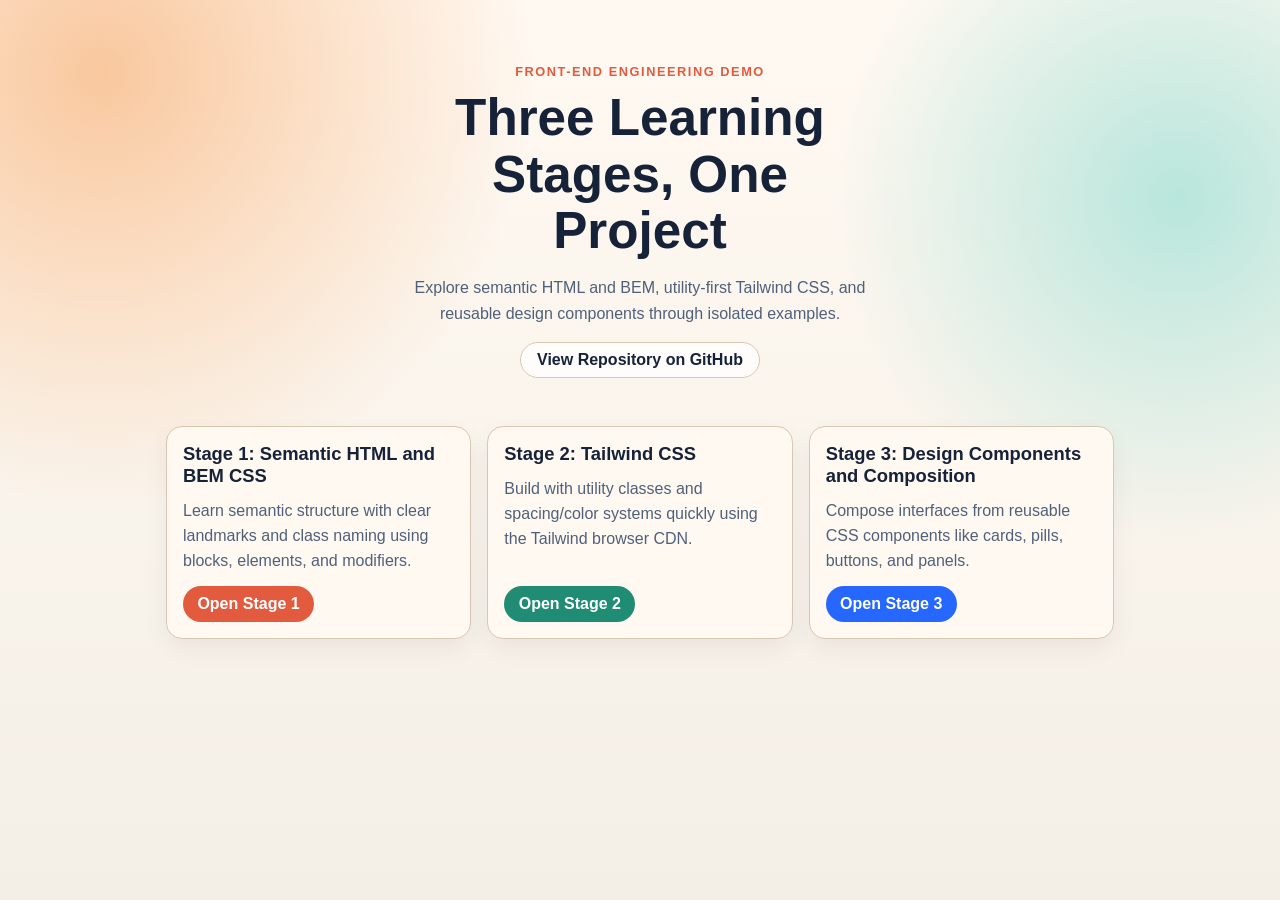
<file: index.html>
<!doctype html>
<html lang="en">
  <head>
    <meta charset="UTF-8" />
    <meta name="viewport" content="width=device-width, initial-scale=1.0" />
    <title>HTML Learning Stages</title>
    <meta
      name="description"
      content="Three-stage demo: semantic HTML with BEM, Tailwind CSS, and design components composition."
    />
    <link rel="stylesheet" href="style.css" />
  </head>
  <body>
    <header class="hero" role="banner">
      <p class="hero__eyebrow">Front-End Engineering Demo</p>
      <h1 class="hero__title">Three Learning Stages, One Project</h1>
      <p class="hero__subtitle">
        Explore semantic HTML and BEM, utility-first Tailwind CSS, and reusable
        design components through isolated examples.
      </p>
      <a
        class="hero__repo-link"
        href="https://github.com/4GeeksAcademy/ft-ai-engineering-html-demo"
        target="_blank"
        rel="noreferrer"
      >
        View Repository on GitHub
      </a>
    </header>

    <main class="stages" id="main-content">
      <article
        class="stage-card stage-card--bem"
        aria-labelledby="stage-bem-title"
      >
        <h2 id="stage-bem-title">Stage 1: Semantic HTML and BEM CSS</h2>
        <p>
          Learn semantic structure with clear landmarks and class naming using
          blocks, elements, and modifiers.
        </p>
        <a class="stage-card__link" href="stage-1-semantic-bem/index.html"
          >Open Stage 1</a
        >
      </article>

      <article
        class="stage-card stage-card--tailwind"
        aria-labelledby="stage-tailwind-title"
      >
        <h2 id="stage-tailwind-title">Stage 2: Tailwind CSS</h2>
        <p>
          Build with utility classes and spacing/color systems quickly using the
          Tailwind browser CDN.
        </p>
        <a class="stage-card__link" href="stage-2-tailwind/index.html"
          >Open Stage 2</a
        >
      </article>

      <article
        class="stage-card stage-card--components"
        aria-labelledby="stage-components-title"
      >
        <h2 id="stage-components-title">
          Stage 3: Design Components and Composition
        </h2>
        <p>
          Compose interfaces from reusable CSS components like cards, pills,
          buttons, and panels.
        </p>
        <a class="stage-card__link" href="stage-3-design-components/index.html"
          >Open Stage 3</a
        >
      </article>
    </main>
  </body>
</html>
</file>
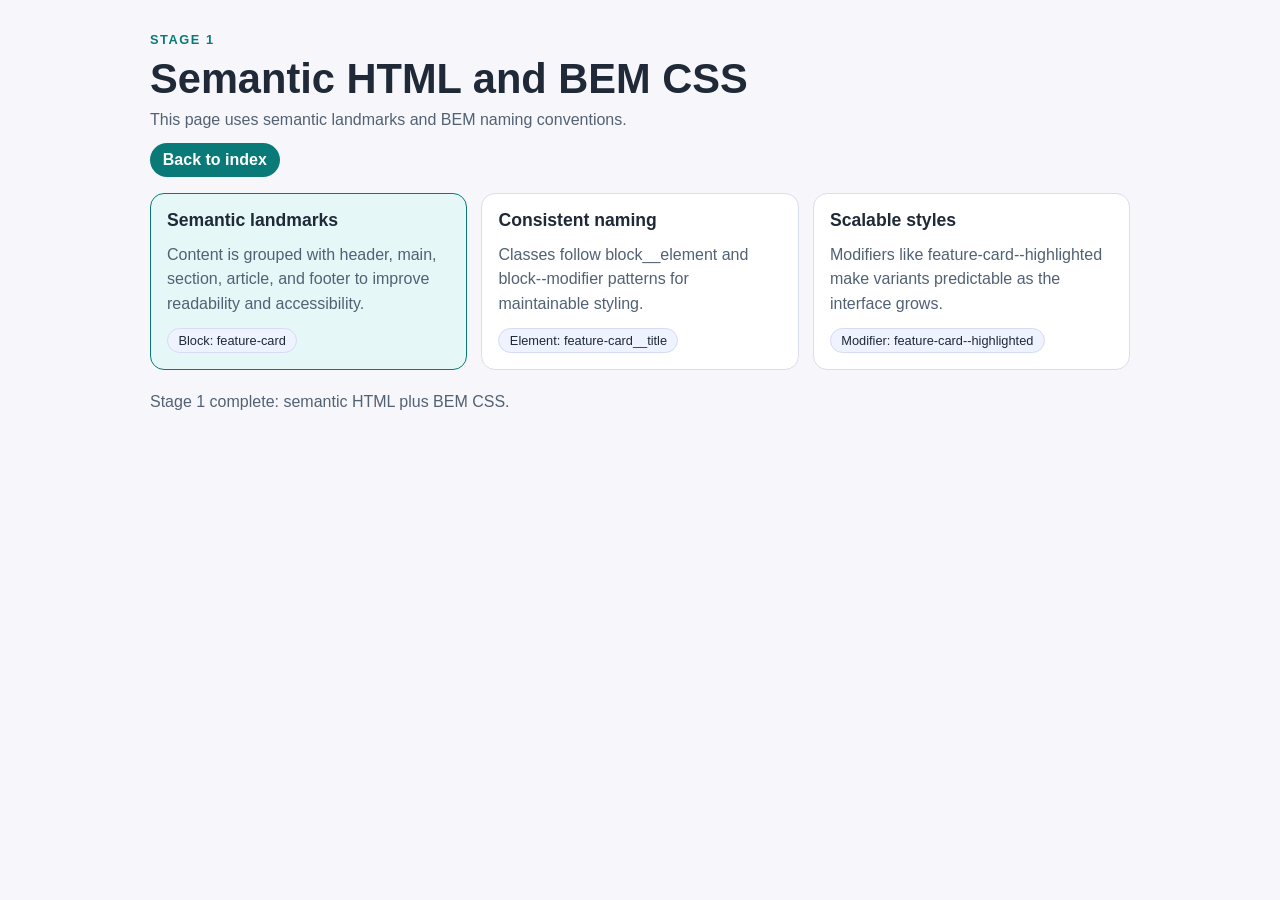
<file: stage-1-semantic-bem/index.html>
<!doctype html>
<html lang="en">
  <head>
    <meta charset="UTF-8" />
    <meta name="viewport" content="width=device-width, initial-scale=1.0" />
    <title>Stage 1 - Semantic HTML and BEM</title>
    <link rel="stylesheet" href="styles.css" />
  </head>
  <body class="page">
    <header class="page__header site-header" role="banner">
      <p class="site-header__label">Stage 1</p>
      <h1 class="site-header__title">Semantic HTML and BEM CSS</h1>
      <p class="site-header__subtitle">
        This page uses semantic landmarks and BEM naming conventions.
      </p>
      <a class="site-header__back-link" href="../index.html">Back to index</a>
    </header>

    <main class="page__main">
      <section class="feature-grid" aria-label="Feature cards">
        <article
          class="feature-card feature-card--highlighted"
          aria-labelledby="feature-structure"
        >
          <h2 id="feature-structure" class="feature-card__title">
            Semantic landmarks
          </h2>
          <p class="feature-card__text">
            Content is grouped with header, main, section, article, and footer
            to improve readability and accessibility.
          </p>
          <span class="feature-card__pill">Block: feature-card</span>
        </article>

        <article class="feature-card" aria-labelledby="feature-naming">
          <h2 id="feature-naming" class="feature-card__title">
            Consistent naming
          </h2>
          <p class="feature-card__text">
            Classes follow block__element and block--modifier patterns for
            maintainable styling.
          </p>
          <span class="feature-card__pill">Element: feature-card__title</span>
        </article>

        <article class="feature-card" aria-labelledby="feature-scaling">
          <h2 id="feature-scaling" class="feature-card__title">
            Scalable styles
          </h2>
          <p class="feature-card__text">
            Modifiers like feature-card--highlighted make variants predictable
            as the interface grows.
          </p>
          <span class="feature-card__pill"
            >Modifier: feature-card--highlighted</span
          >
        </article>
      </section>
    </main>

    <footer class="page__footer site-footer">
      <p class="site-footer__text">
        Stage 1 complete: semantic HTML plus BEM CSS.
      </p>
    </footer>
  </body>
</html>
</file>
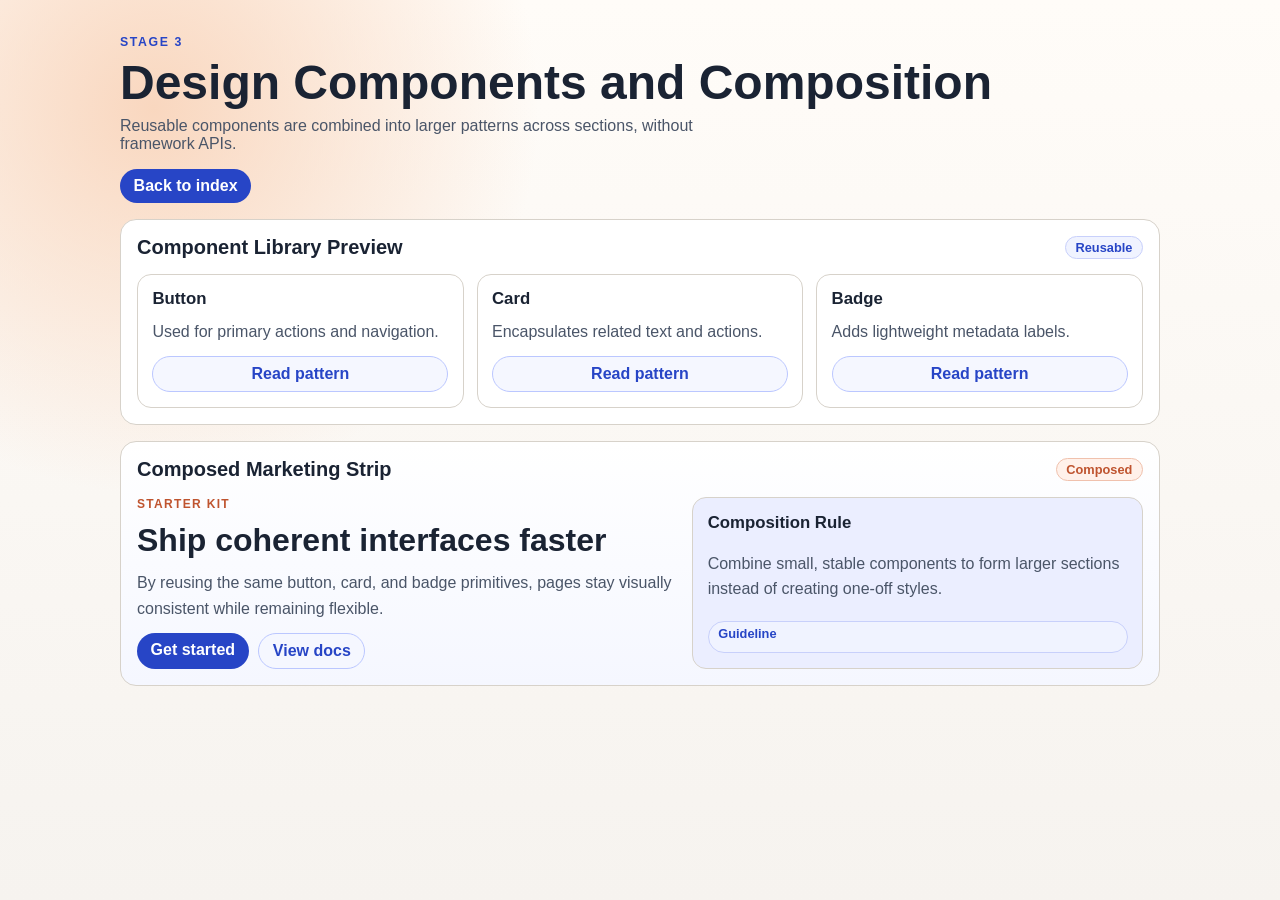
<file: stage-3-design-components/index.html>
<!doctype html>
<html lang="en">
  <head>
    <meta charset="UTF-8" />
    <meta name="viewport" content="width=device-width, initial-scale=1.0" />
    <title>Stage 3 - Design Components and Composition</title>
    <link rel="stylesheet" href="styles.css" />
  </head>
  <body class="page">
    <header class="hero">
      <p class="hero__eyebrow">Stage 3</p>
      <h1 class="hero__title">Design Components and Composition</h1>
      <p class="hero__subtitle">
        Reusable components are combined into larger patterns across sections,
        without framework APIs.
      </p>
      <a class="button button--solid" href="../index.html">Back to index</a>
    </header>

    <main class="layout" aria-label="Composed component examples">
      <section class="panel">
        <div class="panel__header">
          <h2 class="panel__title">Component Library Preview</h2>
          <span class="badge">Reusable</span>
        </div>
        <div class="cluster">
          <article class="card">
            <h3 class="card__title">Button</h3>
            <p class="card__text">Used for primary actions and navigation.</p>
            <a class="button button--ghost" href="#">Read pattern</a>
          </article>
          <article class="card">
            <h3 class="card__title">Card</h3>
            <p class="card__text">Encapsulates related text and actions.</p>
            <a class="button button--ghost" href="#">Read pattern</a>
          </article>
          <article class="card">
            <h3 class="card__title">Badge</h3>
            <p class="card__text">Adds lightweight metadata labels.</p>
            <a class="button button--ghost" href="#">Read pattern</a>
          </article>
        </div>
      </section>

      <section class="panel panel--accent">
        <div class="panel__header">
          <h2 class="panel__title">Composed Marketing Strip</h2>
          <span class="badge badge--warm">Composed</span>
        </div>
        <div class="split">
          <div class="stack">
            <p class="eyebrow">Starter Kit</p>
            <h3 class="headline">Ship coherent interfaces faster</h3>
            <p class="lead">
              By reusing the same button, card, and badge primitives, pages stay
              visually consistent while remaining flexible.
            </p>
            <div class="inline-actions">
              <a class="button button--solid" href="#">Get started</a>
              <a class="button button--ghost" href="#">View docs</a>
            </div>
          </div>
          <article class="card card--illustrated">
            <h3 class="card__title">Composition Rule</h3>
            <p class="card__text">
              Combine small, stable components to form larger sections instead
              of creating one-off styles.
            </p>
            <span class="badge">Guideline</span>
          </article>
        </div>
      </section>
    </main>
  </body>
</html>
</file>
<file: style.css>
/* This is an arbitrary change. */

:root {
  --bg: #f4efe6;
  --ink: #152238;
  --muted: #4f617a;
  --card: #fff9f2;
  --line: #d8c8b2;
  --accent-a: #e35b3f;
  --accent-b: #1f8c73;
  --accent-c: #2667ff;
}

* {
  box-sizing: border-box;
}

body {
  margin: 0;
  min-height: 100vh;
  color: var(--ink);
  font-family: "IBM Plex Sans", "Segoe UI", sans-serif;
  background:
    radial-gradient(circle at 8% 8%, #f9c89e 0%, transparent 30%),
    radial-gradient(circle at 92% 22%, #b8e6dc 0%, transparent 25%),
    linear-gradient(180deg, #fff9f2 0%, var(--bg) 100%);
}

.hero {
  padding: 4rem 1.2rem 2rem;
  text-align: center;
  animation: rise-in 500ms ease-out;
}

.hero__eyebrow {
  margin: 0;
  color: var(--accent-a);
  letter-spacing: 0.12em;
  text-transform: uppercase;
  font-size: 0.8rem;
  font-weight: 700;
}

.hero__title {
  margin: 0.7rem auto 0;
  max-width: 16ch;
  font-size: clamp(2rem, 4vw, 3.3rem);
  line-height: 1.1;
}

.hero__subtitle {
  margin: 1rem auto 0;
  max-width: 56ch;
  color: var(--muted);
  line-height: 1.6;
}

.hero__repo-link {
  display: inline-flex;
  align-items: center;
  justify-content: center;
  margin-top: 1rem;
  min-height: 2.2rem;
  padding: 0 1rem;
  border-radius: 999px;
  text-decoration: none;
  color: var(--ink);
  background: #ffffffd9;
  border: 1px solid var(--line);
  font-weight: 700;
  transition:
    background-color 160ms ease,
    transform 160ms ease;
}

.hero__repo-link:hover {
  background: #fff;
  transform: translateY(-1px);
}

.hero__repo-link:focus-visible {
  outline: 3px solid #111;
  outline-offset: 2px;
}

.stages {
  display: grid;
  grid-template-columns: repeat(auto-fit, minmax(240px, 1fr));
  gap: 1rem;
  padding: 1rem 1rem 3rem;
  max-width: 980px;
  margin: 0 auto;
}

.stage-card {
  border: 1px solid var(--line);
  border-radius: 16px;
  background: var(--card);
  padding: 1rem;
  display: grid;
  grid-template-rows: auto 1fr auto;
  gap: 0.8rem;
  box-shadow: 0 10px 24px rgba(21, 34, 56, 0.06);
  transition:
    transform 180ms ease,
    box-shadow 180ms ease;
}

.stage-card:hover {
  transform: translateY(-4px);
  box-shadow: 0 12px 28px rgba(21, 34, 56, 0.1);
}

.stage-card h2 {
  margin: 0;
  font-size: 1.15rem;
}

.stage-card p {
  margin: 0;
  line-height: 1.55;
  color: var(--muted);
}

.stage-card__link {
  display: inline-flex;
  align-items: center;
  justify-content: center;
  align-self: end;
  justify-self: start;
  text-decoration: none;
  color: #fff;
  font-weight: 700;
  border-radius: 999px;
  padding: 0 0.9rem;
  line-height: 1;
  height: 2.2rem;
}

.stage-card--bem .stage-card__link {
  background: var(--accent-a);
}

.stage-card--tailwind .stage-card__link {
  background: var(--accent-b);
}

.stage-card--components .stage-card__link {
  background: var(--accent-c);
}

.stage-card__link:focus-visible {
  outline: 3px solid #111;
  outline-offset: 2px;
}

@keyframes rise-in {
  from {
    opacity: 0;
    transform: translateY(10px);
  }

  to {
    opacity: 1;
    transform: translateY(0);
  }
}

@media (max-width: 640px) {
  .hero {
    padding-top: 2.4rem;
  }
}
</file>
<file: stage-1-semantic-bem/styles.css>
:root {
  --bg: #f7f7fb;
  --ink: #1f2937;
  --muted: #526174;
  --line: #d9deea;
  --surface: #ffffff;
  --accent: #0a7a79;
  --accent-soft: #e6f7f7;
}

* {
  box-sizing: border-box;
}

body {
  margin: 0;
  background: var(--bg);
  color: var(--ink);
  font-family: "Lato", "Segoe UI", sans-serif;
}

.page__header,
.page__main,
.page__footer {
  width: min(980px, 92vw);
  margin: 0 auto;
}

.site-header {
  padding: 2rem 0 1rem;
}

.site-header__label {
  margin: 0;
  color: var(--accent);
  text-transform: uppercase;
  letter-spacing: 0.12em;
  font-size: 0.8rem;
  font-weight: 700;
}

.site-header__title {
  margin: 0.5rem 0;
  font-size: clamp(1.8rem, 3.6vw, 2.6rem);
}

.site-header__subtitle {
  margin: 0;
  color: var(--muted);
}

.site-header__back-link {
  display: inline-block;
  margin-top: 0.9rem;
  text-decoration: none;
  color: #fff;
  background: var(--accent);
  padding: 0.5rem 0.8rem;
  border-radius: 999px;
  font-weight: 700;
}

.site-header__back-link:focus-visible {
  outline: 3px solid #111;
  outline-offset: 2px;
}

.feature-grid {
  display: grid;
  gap: 0.9rem;
  grid-template-columns: repeat(auto-fit, minmax(220px, 1fr));
}

.feature-card {
  border: 1px solid var(--line);
  background: var(--surface);
  border-radius: 14px;
  padding: 1rem;
  display: grid;
  gap: 0.7rem;
}

.feature-card--highlighted {
  border-color: var(--accent);
  background: var(--accent-soft);
}

.feature-card__title {
  margin: 0;
  font-size: 1.1rem;
}

.feature-card__text {
  margin: 0;
  color: var(--muted);
  line-height: 1.55;
}

.feature-card__pill {
  justify-self: start;
  font-size: 0.8rem;
  border-radius: 999px;
  padding: 0.25rem 0.65rem;
  background: #eff3ff;
  border: 1px solid #d5dcf3;
}

.site-footer {
  padding: 1.4rem 0 2rem;
}

.site-footer__text {
  margin: 0;
  color: var(--muted);
}
</file>
<file: stage-3-design-components/styles.css>
:root {
  --bg: #f6f3ef;
  --ink: #1a2333;
  --muted: #4a5568;
  --line: #d7d2ca;
  --surface: #ffffff;
  --brand: #2745c6;
  --brand-soft: #ebeeff;
  --warm: #bf542f;
}

* {
  box-sizing: border-box;
}

body {
  margin: 0;
  min-height: 100vh;
  background:
    radial-gradient(circle at 12% 12%, #f9d7bf 0%, transparent 28%),
    linear-gradient(180deg, #fffcf8 0%, var(--bg) 100%);
  color: var(--ink);
  font-family: "Space Grotesk", "Segoe UI", sans-serif;
}

.hero,
.layout {
  width: min(1040px, 92vw);
  margin: 0 auto;
}

.hero {
  padding: 2.2rem 0 1rem;
}

.hero__eyebrow {
  margin: 0;
  text-transform: uppercase;
  font-size: 0.77rem;
  letter-spacing: 0.13em;
  color: var(--brand);
  font-weight: 700;
}

.hero__title {
  margin: 0.5rem 0;
  font-size: clamp(2rem, 4vw, 3rem);
  line-height: 1.08;
}

.hero__subtitle {
  margin: 0 0 1rem;
  max-width: 68ch;
  color: var(--muted);
}

.layout {
  display: grid;
  gap: 1rem;
  padding-bottom: 2rem;
}

.panel {
  border: 1px solid var(--line);
  border-radius: 16px;
  background: var(--surface);
  padding: 1rem;
}

.panel--accent {
  background: linear-gradient(180deg, #ffffff 0%, #f5f7ff 100%);
}

.panel__header {
  display: flex;
  align-items: center;
  justify-content: space-between;
  gap: 0.7rem;
}

.panel__title {
  margin: 0;
  font-size: 1.25rem;
}

.cluster {
  margin-top: 0.9rem;
  display: grid;
  gap: 0.8rem;
  grid-template-columns: repeat(auto-fit, minmax(190px, 1fr));
}

.card {
  border: 1px solid var(--line);
  border-radius: 14px;
  padding: 0.9rem;
  background: #fff;
  display: grid;
  gap: 0.7rem;
}

.card--illustrated {
  background: var(--brand-soft);
}

.card__title {
  margin: 0;
  font-size: 1.05rem;
}

.card__text {
  margin: 0;
  color: var(--muted);
  line-height: 1.55;
}

.badge {
  display: inline-flex;
  border: 1px solid #c8d0fb;
  color: var(--brand);
  padding: 0.2rem 0.6rem;
  border-radius: 999px;
  font-size: 0.8rem;
  font-weight: 700;
  background: #f0f3ff;
}

.badge--warm {
  border-color: #f0c1ad;
  color: var(--warm);
  background: #fff1ea;
}

.button {
  border-radius: 999px;
  padding: 0.5rem 0.85rem;
  text-decoration: none;
  font-weight: 700;
  display: inline-flex;
  justify-content: center;
}

.button--solid {
  background: var(--brand);
  color: #fff;
}

.button--ghost {
  color: var(--brand);
  border: 1px solid #bbc7ff;
  background: #f5f7ff;
}

.button:focus-visible {
  outline: 3px solid #0f172a;
  outline-offset: 2px;
}

.split {
  margin-top: 1rem;
  display: grid;
  grid-template-columns: 1.2fr 1fr;
  gap: 0.9rem;
}

.stack {
  display: grid;
  gap: 0.7rem;
  align-content: start;
}

.eyebrow {
  margin: 0;
  text-transform: uppercase;
  letter-spacing: 0.11em;
  color: var(--warm);
  font-size: 0.75rem;
  font-weight: 700;
}

.headline {
  margin: 0;
  font-size: clamp(1.4rem, 2.8vw, 2rem);
  line-height: 1.15;
}

.lead {
  margin: 0;
  color: var(--muted);
  line-height: 1.6;
}

.inline-actions {
  display: flex;
  flex-wrap: wrap;
  gap: 0.6rem;
}

@media (max-width: 860px) {
  .split {
    grid-template-columns: 1fr;
  }
}
</file>
